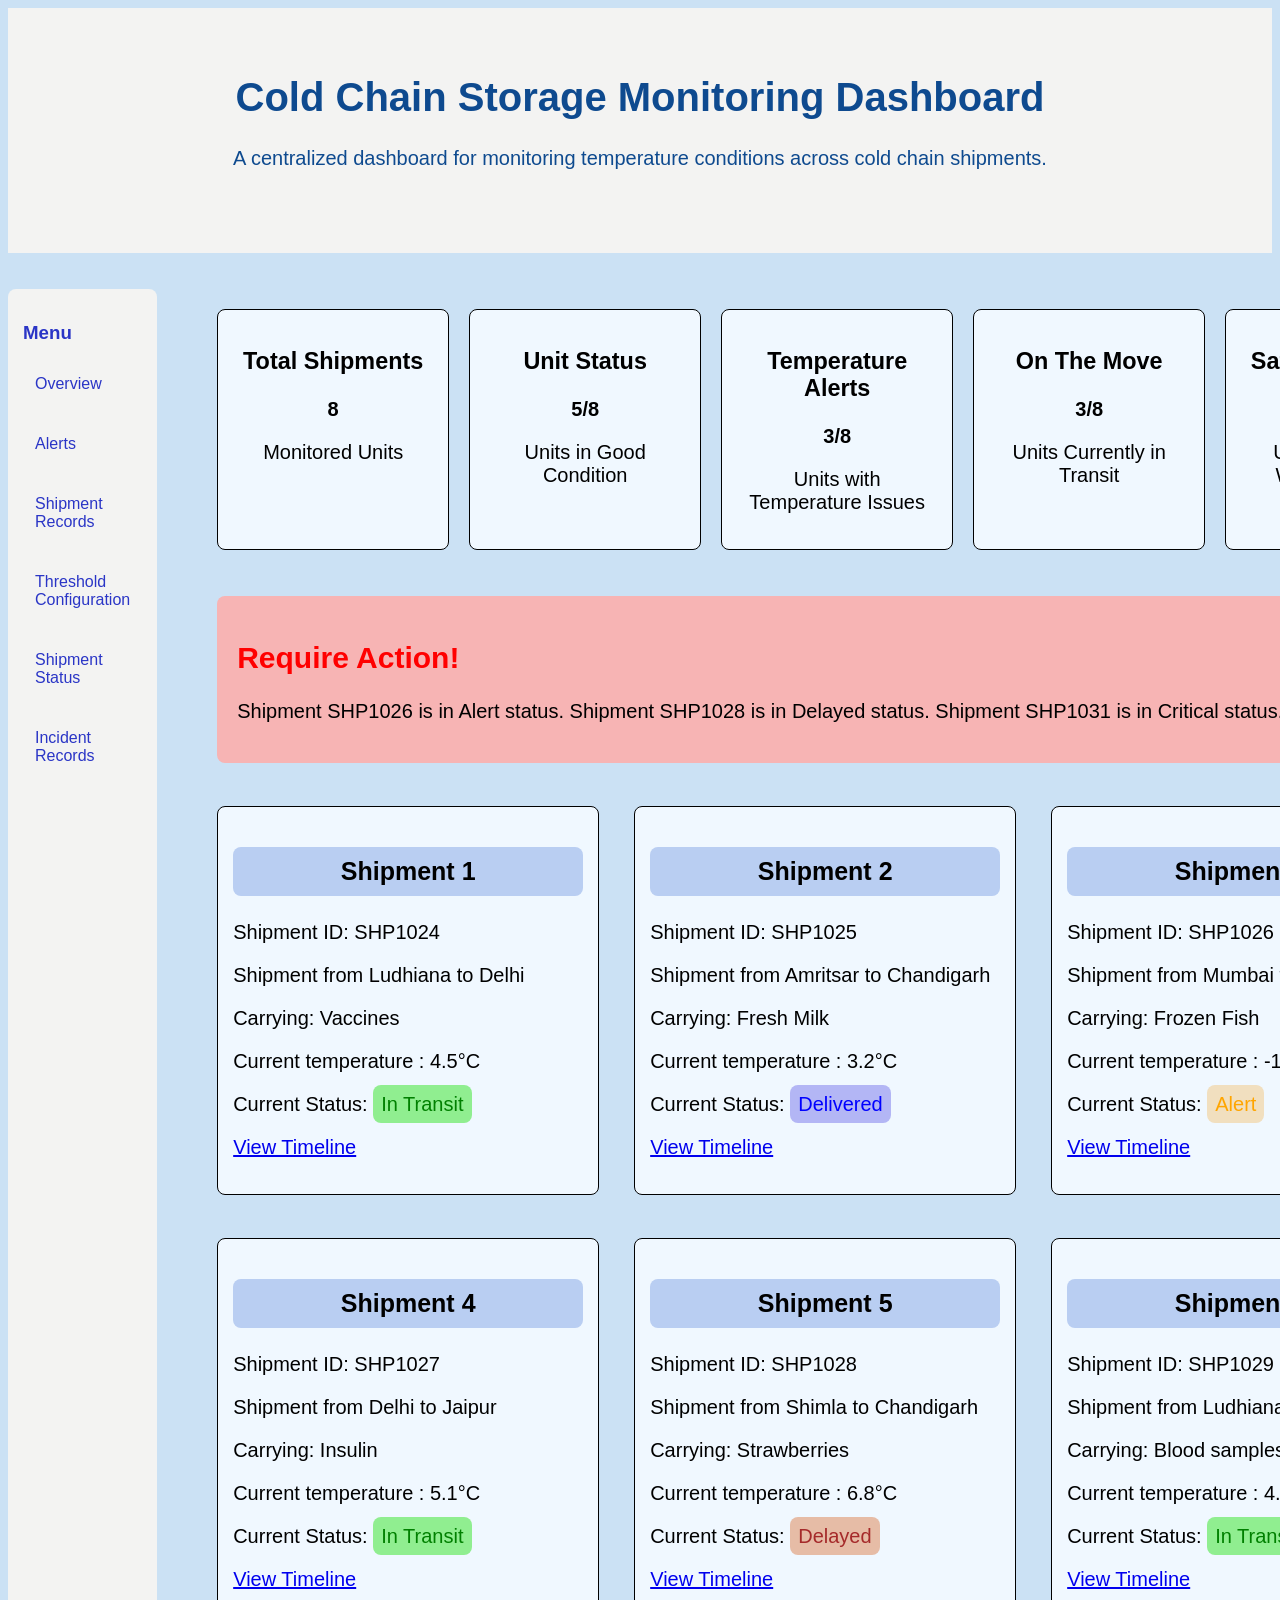
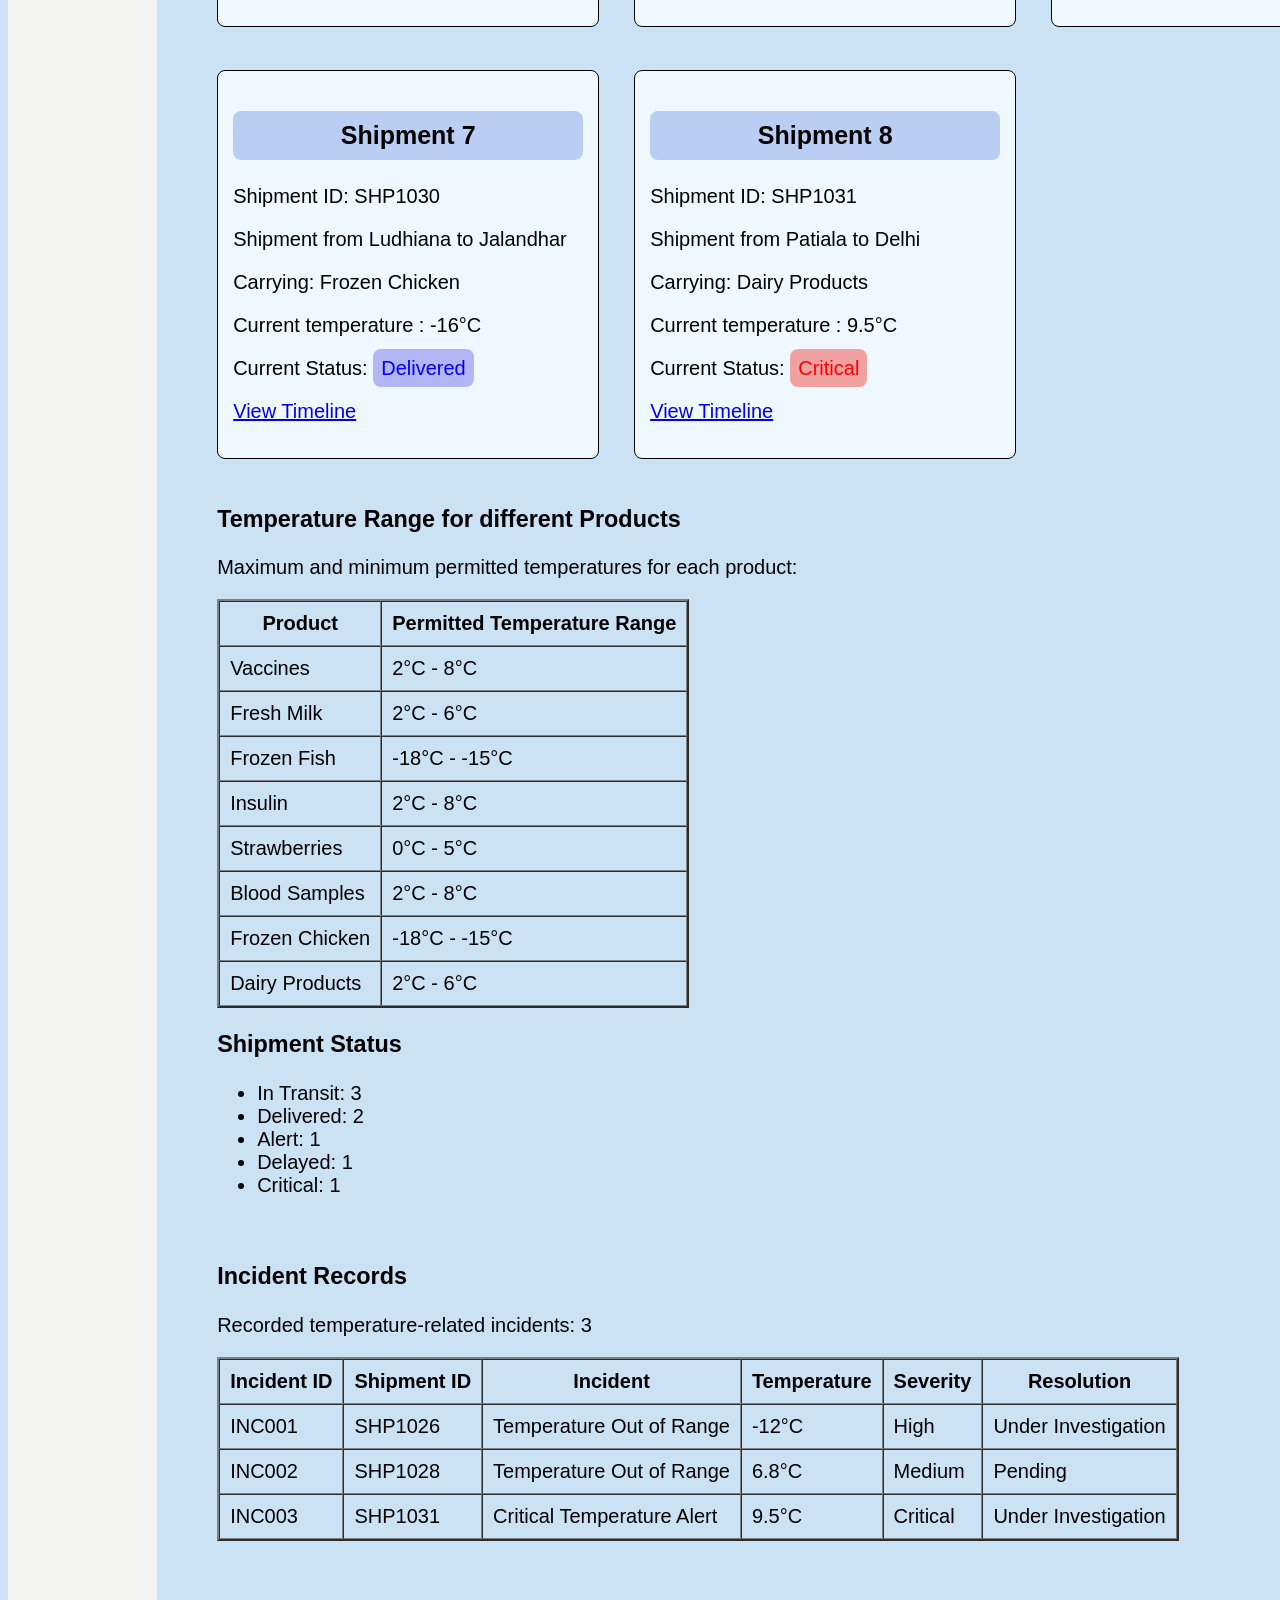
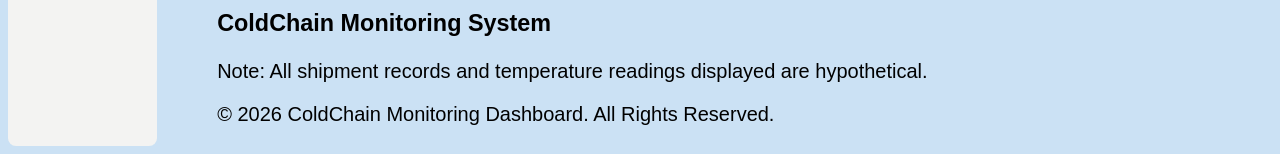
<file: index.html>
<!DOCTYPE html>
<html lang = "en">
<head>
    <meta charset="UTF-8">
    <meta name="viewport" content="width=device-width, initial-scale=1.0">
    <title>ColdChain Monitoring Dashboard</title>
    <link rel="stylesheet" href="coldchain.css">
</head>
<body>
    <div id="a">
    <h1>Cold Chain Storage Monitoring Dashboard</h1>
    <p> A centralized dashboard for monitoring temperature conditions across cold chain shipments.</p><br>
    </div> <br><br>
    <div class = "layout">
    <nav id="b">
        <h3>Menu</h3>
        <a href="#overview">Overview</a><br>
        <a href="#alerts">Alerts</a><br>
        <a href="#shipments">Shipment Records</a><br>
        <a href="#temprange">Threshold Configuration</a><br>
        <a href="#status"> Shipment Status</a><br> 
        <a href="#incidents">Incident Records</a>
    </nav>
    <main>
    <section id = "overview"> 
        <div class="dashboard">
        <div class="box"> 
            <h3>Total Shipments</h3>
            <p><b>8</b></p>
            <p>Monitored Units</p>
        </div>
        <div class="box">
            <h3>Unit Status</h3>
            <p><b>5/8</b></p>
            <p>Units in Good Condition</p>
        </div>
        <div class="box">
            <h3>Temperature Alerts</h3>
            <p><b>3/8</b></p>
            <p>Units with Temperature Issues</p>
        </div>
        <div class="box">
            <h3>On The Move</h3>
            <p><b>3/8</b></p>
            <p>Units Currently in Transit</p>
        </div>
        <div class="box">
            <h3>Safely Delivered</h3>
            <p><b>2/8</b></p>
            <p>Units Delivered Without Issues</p>
        </div></div>
    </section>
    <br><br>
    <section class = "alerts" id = "alerts" style = "background-color: rgb(247, 180, 180); padding: 20px; border-radius: 8px; display:inline-block;">
        <h1 style = "color: red;">Require Action!</h1>
        <p>Shipment SHP1026 is in Alert status. Shipment SHP1028 is in Delayed status.
        Shipment SHP1031 is in Critical status.</p>
    </section>
    <br><br>
    <section id = "shipments">
        <div class = shipments>
        <div class = "box1">
            <h3 style = "text-align:center; background-color: rgb(185, 206, 242); padding: 10px; border-radius: 8px; font-size:25px;">Shipment 1</h3>
            <p>Shipment ID: SHP1024</p>
            <P>Shipment from Ludhiana to Delhi</P>
            <p>Carrying: Vaccines</p>
            <p>Current temperature : 4.5°C</p>
            <p>Current Status: <span style = 'color: green; background-color:lightgreen; padding: 8px; border-radius: 8px;'>In Transit </span></p>
            <p> <a href = "unit1.html">View Timeline</a></p>

        </div>
        <div class = "box1">
            <h3  style = "text-align:center; background-color: rgb(185, 206, 242); padding: 10px; border-radius: 8px; font-size:25px;">Shipment 2</h3>
            <p>Shipment ID: SHP1025</p>
            <P>Shipment from Amritsar to Chandigarh</P>
            <p>Carrying: Fresh Milk</p>
            <p>Current temperature : 3.2°C</p>
            <p>Current Status: <span style = 'color: blue; background-color:rgb(179, 182, 245); padding: 8px; border-radius: 8px;'>Delivered</span></p>
            <p><a href = "unit2.html">View Timeline</a></p>
            
        </div>
        <div class = "box1">
            <h3 style = "text-align:center; background-color: rgb(185, 206, 242); padding: 10px; border-radius: 8px; font-size:25px;">Shipment 3</h3>
            <p>Shipment ID: SHP1026</p>
            <P>Shipment from Mumbai to Pune</P>
            <p>Carrying: Frozen Fish</p>
            <p>Current temperature : -12°C</p>
            <p>Current Status: <span style = 'color: orange;  background-color:rgb(241, 223, 191); padding: 8px; border-radius: 8px;'>Alert</span></p>
            <p><a href = "unit3.html">View Timeline</a></p>
            
        </div></div>
        <br>
        <div class = shipments>
        <div class = "box1">
            <h3 style = "text-align:center; background-color: rgb(185, 206, 242); padding: 10px; border-radius: 8px; font-size:25px;">Shipment 4</h3>
            <p>Shipment ID: SHP1027</p>
            <P>Shipment from Delhi to Jaipur</P>
            <p>Carrying: Insulin</p>
            <p>Current temperature : 5.1°C</p>
            <p>Current Status: <span style = 'color: green; background-color:lightgreen; padding: 8px; border-radius: 8px;'>In Transit</span></p>
            <p><a href = "unit4.html">View Timeline</a></p>
           
        </div>
        <div class = "box1">
            <h3 style = "text-align:center; background-color: rgb(185, 206, 242); padding: 10px; border-radius: 8px; font-size:25px;">Shipment 5</h3>
            <p>Shipment ID: SHP1028</p>
            <P>Shipment from Shimla to Chandigarh</P>
            <p>Carrying: Strawberries</p>
            <p>Current temperature : 6.8°C</p>
            <p>Current Status: <span style = 'color: brown; background-color:rgb(230, 188, 166); padding: 8px; border-radius: 8px;'>Delayed</span></p>
            <p><a href = "unit5.html">View Timeline</a></p>
            
        </div>
        <div class = "box1">
            <h3 style = "text-align:center; background-color: rgb(185, 206, 242); padding: 10px; border-radius: 8px; font-size:25px;">Shipment 6</h3>
            <p>Shipment ID: SHP1029</p>
            <P>Shipment from Ludhiana to Chandigarh</P>
            <p>Carrying: Blood samples</p>
            <p>Current temperature : 4.0°C</p>
            <p>Current Status: <span style = 'color: green; background-color:lightgreen; padding: 8px; border-radius: 8px;'>In Transit</span></p>
            <p><a href = "unit6.html">View Timeline</a></p>
          
        </div></div>
        <br>
        <div class = shipments>
        <div class = "box1">
            <h3 style = "text-align:center; background-color: rgb(185, 206, 242); padding: 10px; border-radius: 8px; font-size:25px;">Shipment 7</h3>
            <p>Shipment ID: SHP1030</p>
            <P>Shipment from Ludhiana to Jalandhar</P>
            <p>Carrying: Frozen Chicken</p>
            <p>Current temperature : -16°C</p>
            <p>Current Status: <span style = 'color: blue; background-color:rgb(179, 182, 245); padding: 8px; border-radius: 8px;'>Delivered</span></p>
            <p><a href = "unit7.html">View Timeline</a></p>
           
        </div>
        <div class = "box1">
            <h3 style = "text-align:center; background-color: rgb(185, 206, 242); padding: 10px; border-radius: 8px; font-size:25px;">Shipment 8</h3>
            <p>Shipment ID: SHP1031</p>
            <P>Shipment from Patiala to Delhi</P>
            <p>Carrying: Dairy Products</p>
            <p>Current temperature : 9.5°C</p>
            <p>Current Status: <span style = 'color: red; background-color:rgb(240, 161, 161); padding: 8px; border-radius: 8px;'>Critical</span></p>
            <p><a href = "unit8.html">View Timeline</a></p>
           
        </div></div>
    </section>
    <br>
    <section class = "temprange" id = "temprange" style = "display: inline-block;">
        <h3>Temperature Range for different Products</h3>
        <p>Maximum and minimum permitted temperatures for each product:</p>
        <table border = '2px' cellspacing = "0px" cellpadding = "10px">
            <tr>
                <th>Product</th>
                <th>Permitted Temperature Range</th>
            </tr>
            <tr>
                <td>Vaccines</td>
                <td>2°C - 8°C</td>
            </tr>
            <tr>
                <td>Fresh Milk</td>
                <td>2°C - 6°C</td>
            </tr>
            <tr>
                <td>Frozen Fish</td>
                <td>-18°C - -15°C</td>
            </tr>
            <tr>
                <td>Insulin</td>
                <td>2°C - 8°C</td>
            </tr>
            <tr>
                <td>Strawberries</td>
                <td>0°C - 5°C</td>
            </tr>
            <tr>
                <td>Blood Samples</td>
                <td>2°C - 8°C</td>
            </tr>
            <tr>
                <td>Frozen Chicken</td>
                <td>-18°C - -15°C</td>  
            </tr>
            <tr>
                <td>Dairy Products</td>
                <td>2°C - 6°C</td>
            </tr>
        </table>
    </section>
    <br>
    <section class = "status" id = "status">
        <h3>Shipment Status</h3>
        <ul>
            <li>In Transit: 3</li>
            <li>Delivered: 2</li>
            <li>Alert: 1</li>
            <li>Delayed: 1</li>
            <li>Critical: 1</li>
        </ul>
    </section>
    <br>
    <section class="incidents" id = "incidents">
    <h3>Incident Records</h3>
    <p>Recorded temperature-related incidents: 3</p>
    <table border = '2px' cellspacing = "0px" cellpadding = "10px">
        <tr>
            <th>Incident ID</th>
            <th>Shipment ID</th>
            <th>Incident</th>
            <th>Temperature</th>
            <th>Severity</th>
            <th>Resolution</th>
        </tr>

        <tr>
            <td>INC001</td>
            <td>SHP1026</td>
            <td>Temperature Out of Range</td>
            <td>-12°C</td>
            <td>High</td>
            <td>Under Investigation</td>
        </tr>

        <tr>
            <td>INC002</td>
            <td>SHP1028</td>
            <td>Temperature Out of Range</td>
            <td>6.8°C</td>
            <td>Medium</td>
            <td>Pending</td>
        </tr>

        <tr>
            <td>INC003</td>
            <td>SHP1031</td>
            <td>Critical Temperature Alert</td>
            <td>9.5°C</td>
            <td>Critical</td>
            <td>Under Investigation</td>
        </tr>
    </table>
    </section>
    <br><br>
    <footer>
        <h3>ColdChain Monitoring System</h3>
        <p>Note: All shipment records and temperature readings displayed are hypothetical.</p>
       <p>&copy; 2026 ColdChain Monitoring Dashboard. All Rights Reserved.</p>
    </footer>
    </main>
    </div>
</body>
</html>
</file>
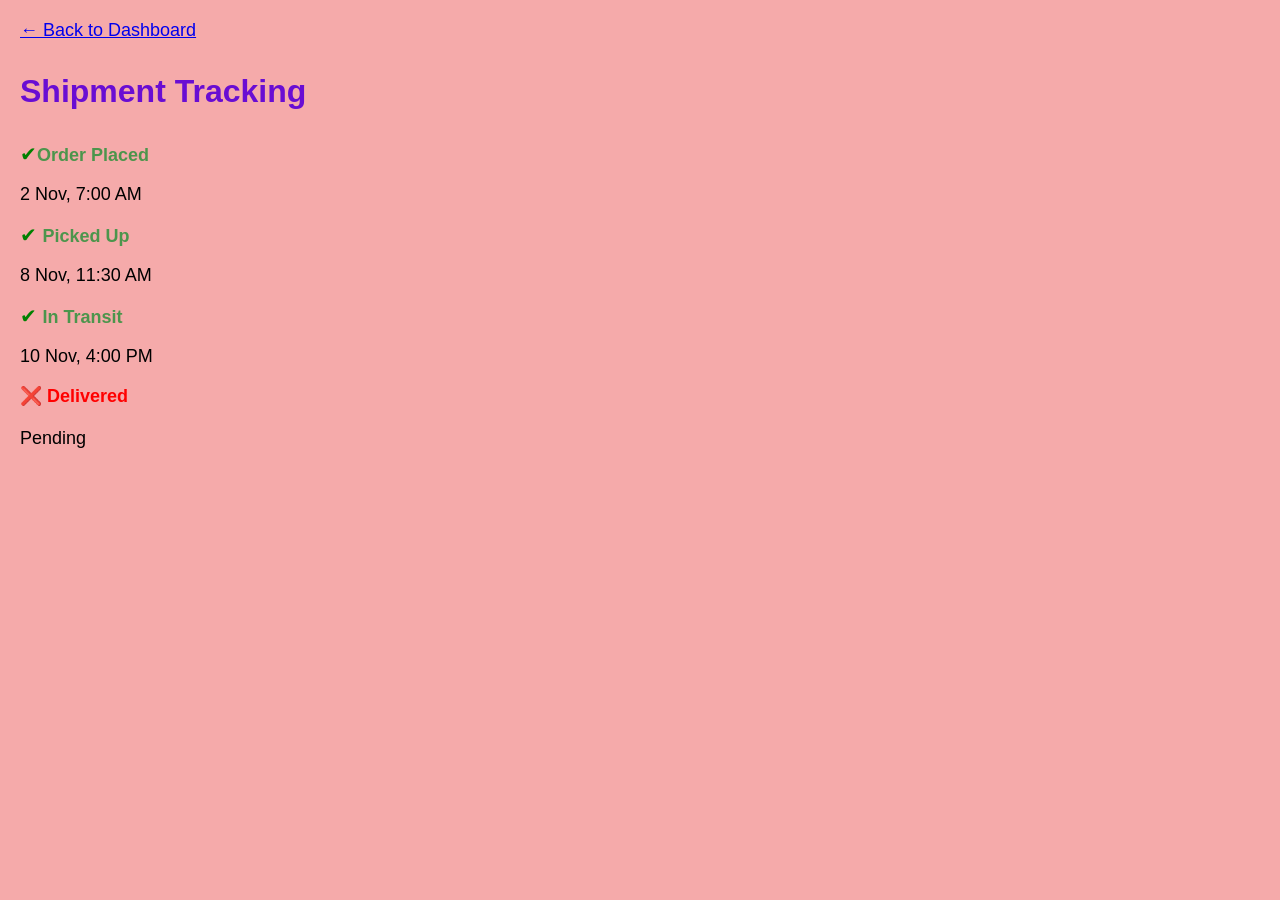
<file: unit1.html>
<html>
    <head>
        <title>Tracking of shipment 1</title>
        <link rel="stylesheet" href="unit1.css">
    </head>
    <body>
    <p><a href="index.html">&larr; Back to Dashboard</a></p>
    <h3 style = "color: rgb(105, 13, 211); font-size:xx-large;">Shipment Tracking</h3>

    <div class="event">
        <span style="color: green; font-size: 20px;">&#10004;</span><h4 style="display:inline;">Order Placed</h4>
        <p>2 Nov, 7:00 AM</p>
    </div>

    <div class="event">
        <span style="color: green; font-size: 20px; display:inline;">&#10004; </span><h4 style="display:inline;">Picked Up</h4>
        <p>8 Nov, 11:30 AM</p>
    </div>

    <div class="event">
        <span style="color: green; font-size: 20px;">&#10004; </span><h4 style = "display:inline;">In Transit</h4>
        <p>10 Nov, 4:00 PM</p>
    </div>

    <div class="eventpending">
        <span style = "display: inline;">&#10060; </span><h4 style = "display:inline;color:red">Delivered</h4>
        <br><br><p1>Pending</p1>
    </div> 
    </div>
    </body>
</html>
</file>
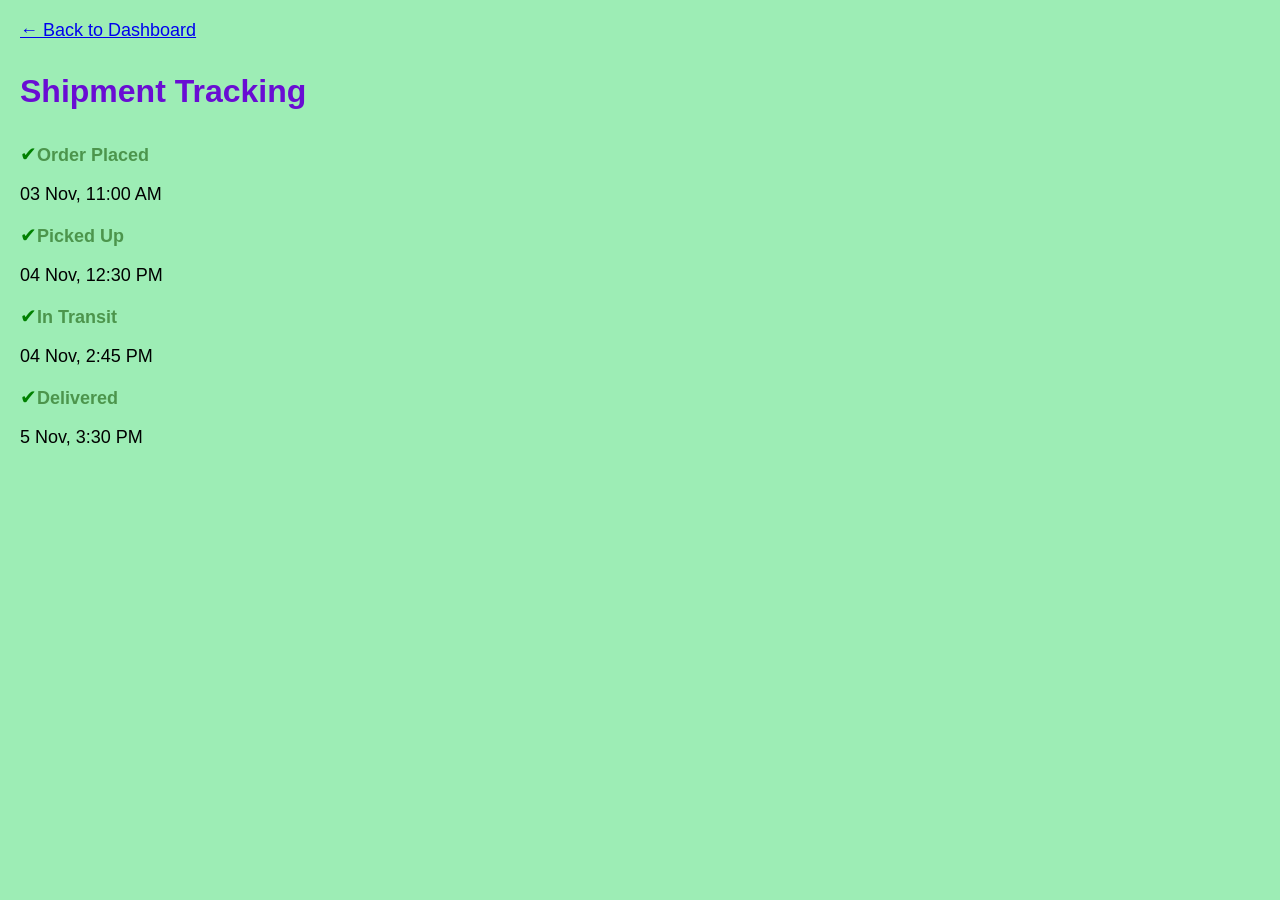
<file: unit2.html>
<html>
    <head>
        <title>Tracking of shipment 2</title>
        <link rel="stylesheet" href="unit2.css">
    </head>
    <body>
    <p><a href="index.html">&larr; Back to Dashboard</a></p>
    <h3 style = "color: rgb(105, 13, 211); font-size:xx-large;">Shipment Tracking</h3>

    <div class="track">

    <div class="event">
        <span style="color: green; font-size: 20px;">&#10004;</span><h4 style="display:inline;">Order Placed</h4>
        <p>03 Nov, 11:00 AM</p>
    </div>

    <div class="event">
        <span style="color: green; font-size: 20px;">&#10004;</span><h4 style="display:inline;">Picked Up</h4>
        <p>04 Nov, 12:30 PM</p>
    </div>

    <div class="event">
        <span style="color: green; font-size: 20px;">&#10004;</span><h4 style="display:inline;">In Transit</h4>
        <p>04 Nov, 2:45 PM</p>
    </div>

    <div class="event pending">
        <span style="color: green; font-size: 20px;">&#10004;</span><h4 style="display:inline;">Delivered</h4>
        <p>5 Nov, 3:30 PM</p>

    </div>
        

    </div>
    </body>
</html>
</file>
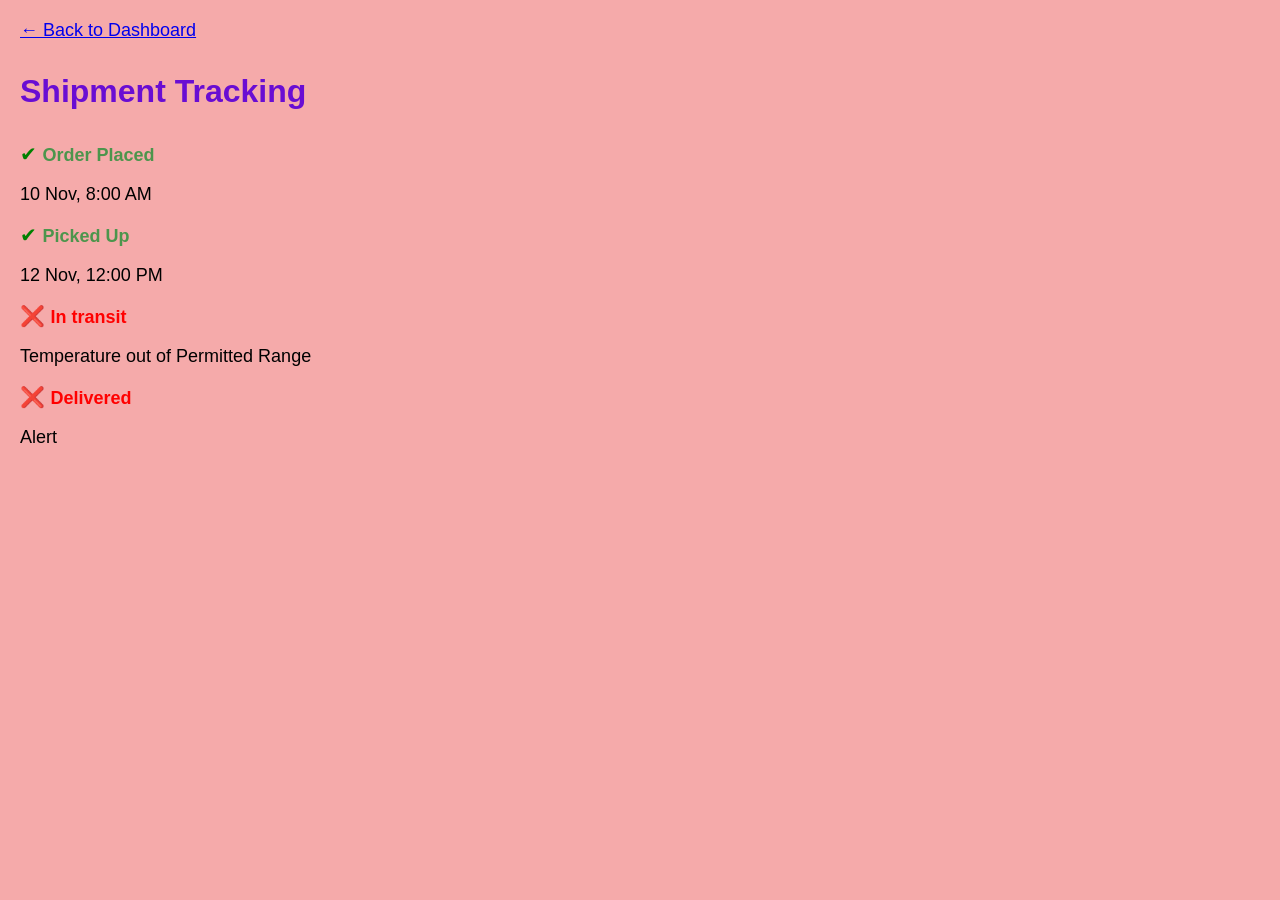
<file: unit3.html>
<html>
    <head>
        <title>Tracking of shipment 3</title>
        <link rel="stylesheet" href="unit3.css">
    </head>
    <body>
    <p><a href="index.html">&larr; Back to Dashboard</a></p>
    <h3 style = "color: rgb(105, 13, 211); font-size:xx-large;">Shipment Tracking</h3>
    <div class="track">
    <div class="event">
        <span style="color: green; font-size: 20px;">&#10004; </span><h4 style="display:inline;">Order Placed</h4>
        <p>10 Nov, 8:00 AM</p>
    </div>
    <div class="event">
        <span style="color: green; font-size: 20px;">&#10004; </span><h4 style="display:inline;">Picked Up</h4>
        <p>12 Nov, 12:00 PM</p>
    </div>
    <div class="event">
        <span style="color: red; font-size: 20px;">&#10060; </span><h4 style="display:inline; color: red;">In transit</h4>
        <p>Temperature out of Permitted Range</p>
    </div>
    <div class="event">
        <span style="color: red; font-size: 20px;">&#10060; </span><h4 style="display:inline; color: red;">Delivered</h4>
        <p>Alert</p>
    </div>
    </div>
    </body>
</html>
</file>
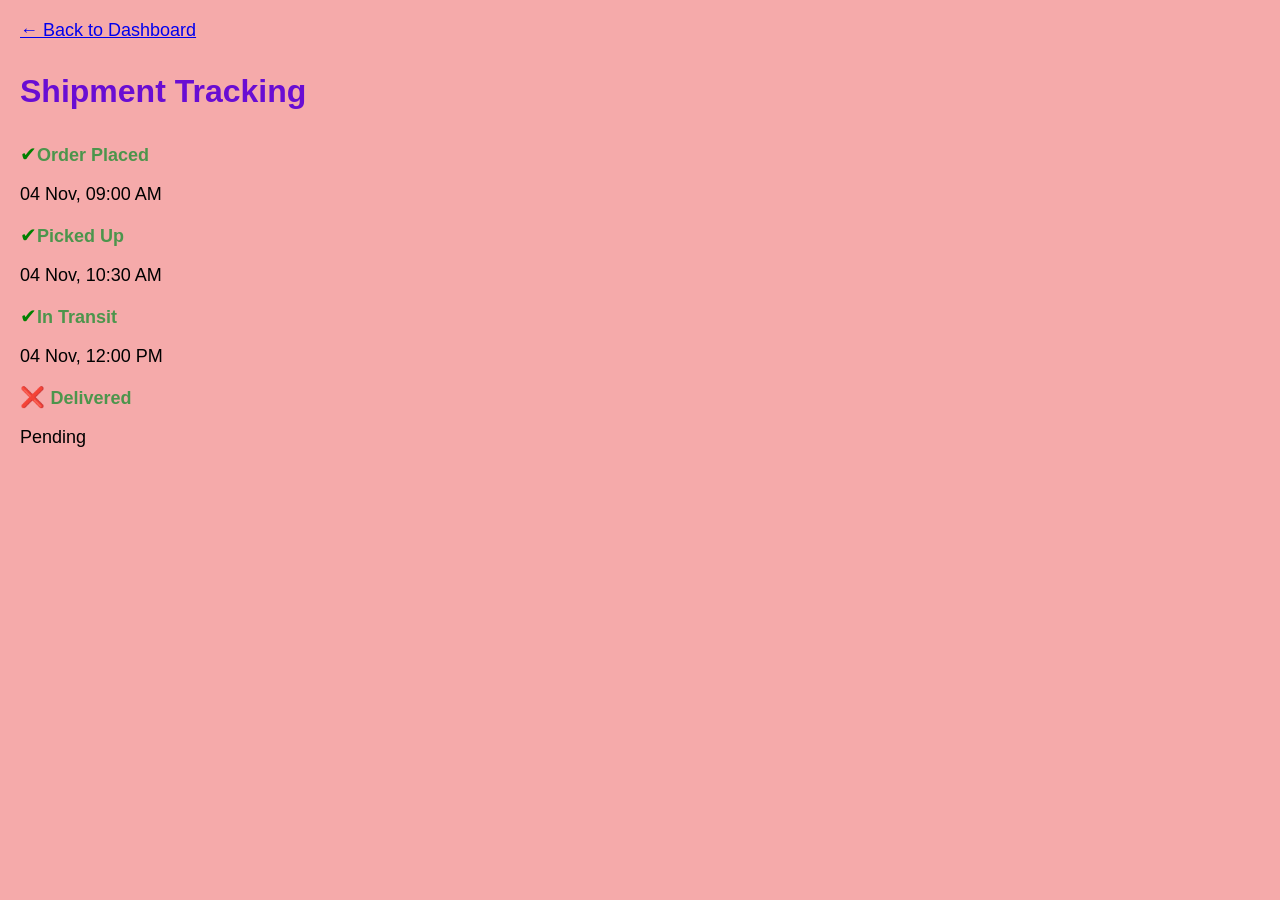
<file: unit4.html>
<html>
    <head>
        <title>Tracking of shipment 4</title>
        <link rel="stylesheet" href="unit4.css">
    </head>
    <body>
    <p><a href="index.html">&larr; Back to Dashboard</a></p>
    <h3 style = "color: rgb(105, 13, 211); font-size:xx-large;">Shipment Tracking</h3>

    <div class="track">

    <div class="event">
        <span style="color: green; font-size: 20px;">&#10004;</span><h4 style="display:inline;">Order Placed</h4>
        <p>04 Nov, 09:00 AM</p>
    </div>

    <div class="event">
        <span style="color: green; font-size: 20px;">&#10004;</span><h4 style="display:inline;">Picked Up</h4>
        <p>04 Nov, 10:30 AM</p>
    </div>

    <div class="event">
        <span style="color: green; font-size: 20px;">&#10004;</span><h4 style="display:inline;">In Transit</h4>
        <p>04 Nov, 12:00 PM</p>
    </div>

    <div class="eventpending">
        <span style="color: red; font-size: 20px;">&#10060; </span><h4 style="display:inline;">Delivered</h4>
        <p>Pending</p>
    </div>
    </div>
    </body>
</html>
</file>
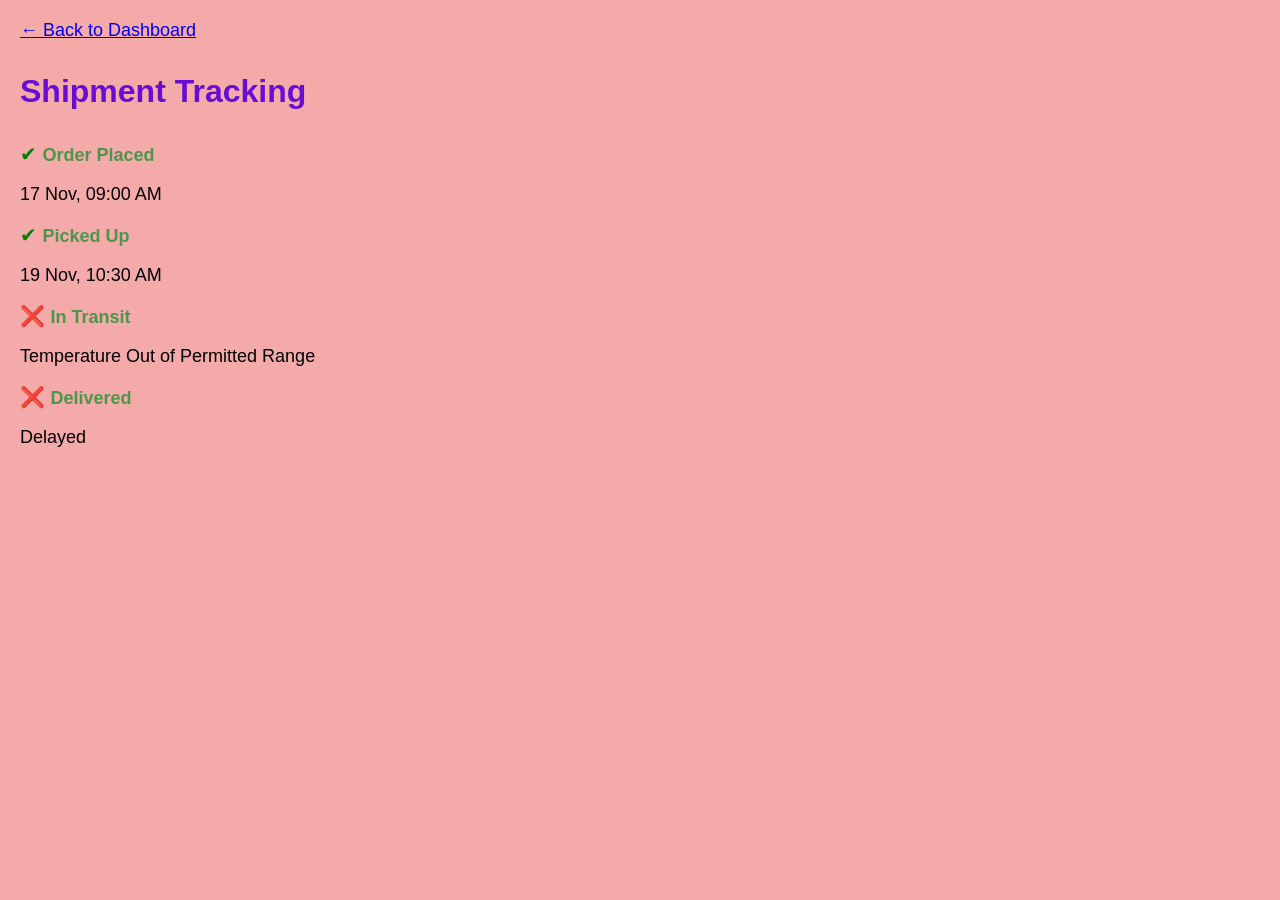
<file: unit5.html>
<html>
    <head>
        <title>Tracking of shipment 5</title>
        <link rel="stylesheet" href="unit5.css">
    </head>
    <body>
    <p><a href="index.html">&larr; Back to Dashboard</a></p>
    <h3 style = "color: rgb(105, 13, 211); font-size:xx-large;">Shipment Tracking</h3>

    <div class="track">

    <div class="event">
        <span style="color: green; font-size: 20px;">&#10004; </span><h4 style="display:inline;">Order Placed</h4>
        <p>17 Nov, 09:00 AM</p>
    </div>

    <div class="event">
        <span style="color: green; font-size: 20px;">&#10004; </span><h4 style="display:inline;">Picked Up</h4>
        <p>19 Nov, 10:30 AM</p>
    </div>

    <div class="event">
        <span style="color: red; font-size: 20px;">&#10060; </span><h4 style="display:inline;">In Transit</h4>
        <p>Temperature Out of Permitted Range</p>
    </div>

    <div class="eventpending">
        <span style="color: red; font-size: 20px;">&#10060; </span><h4 style="display:inline;">Delivered</h4>
        <p>Delayed</p>
    </div>
    </div>
    </body>
</html>
</file>
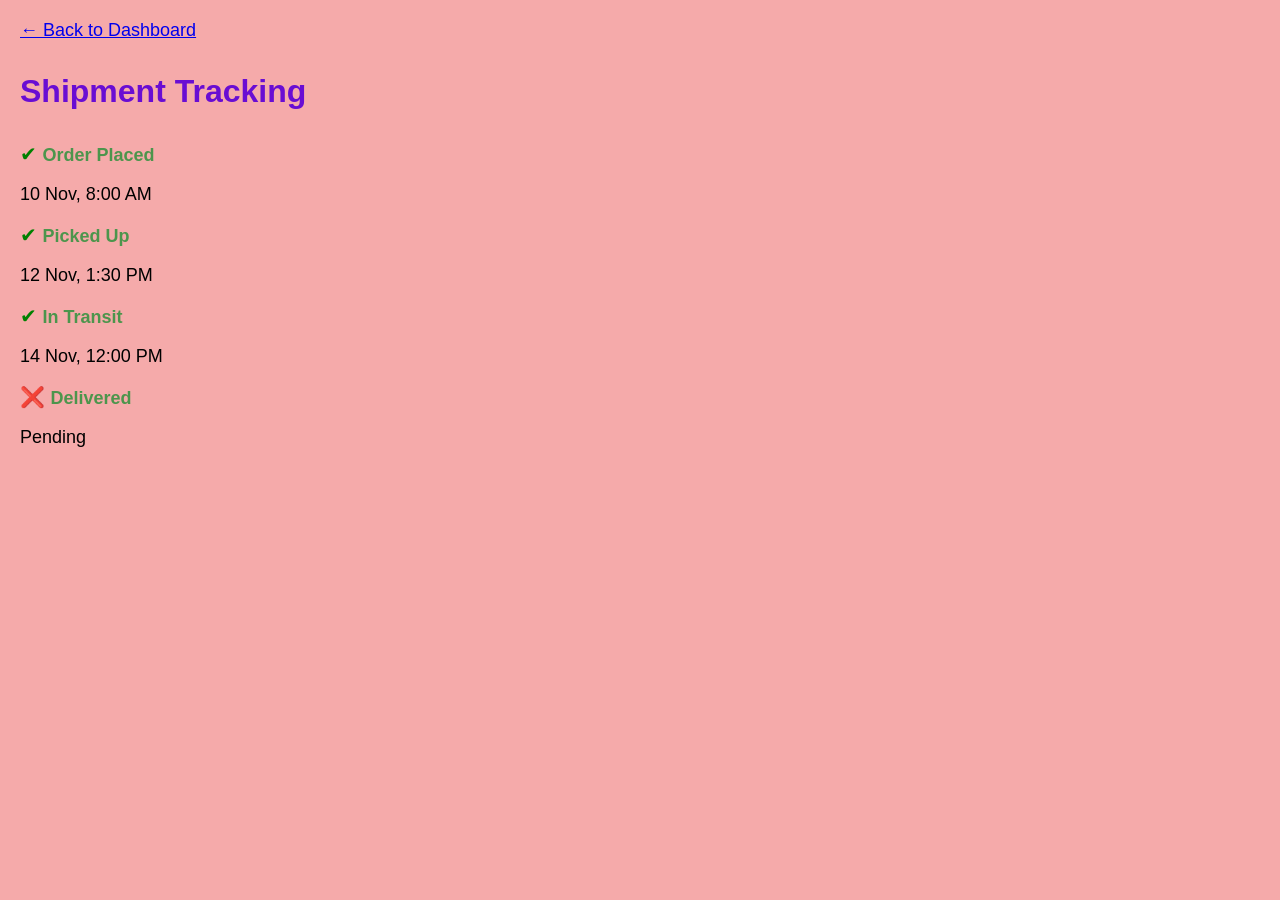
<file: unit6.html>
<html>
    <head>
        <title>Tracking of shipment 6</title>
        <link rel="stylesheet" href="unit6.css">
    </head>
    <body>
    <p><a href="index.html">&larr; Back to Dashboard</a></p>
    <h3 style = "color: rgb(105, 13, 211); font-size:xx-large;">Shipment Tracking</h3>

    <div class="track">

    <div class="event">
        <span style="color: green; font-size: 20px;">&#10004; </span><h4 style="display:inline;">Order Placed</h4>
        <p>10 Nov, 8:00 AM</p>
    </div>

    <div class="event">
        <span style="color: green; font-size: 20px;">&#10004; </span><h4 style="display:inline;">Picked Up</h4>
        <p>12 Nov, 1:30 PM</p>
    </div>

    <div class="event">
        <span style="color: green; font-size: 20px;">&#10004; </span><h4 style="display:inline;">In Transit</h4>
        <p>14 Nov, 12:00 PM</p>
    </div>

    <div class="eventpending">
        <span style="color: red; font-size: 20px;">&#10060; </span><h4 style="display:inline;">Delivered</h4>
        <p>Pending</p>
    </div>

    </div>
    </body>
</html>
</file>
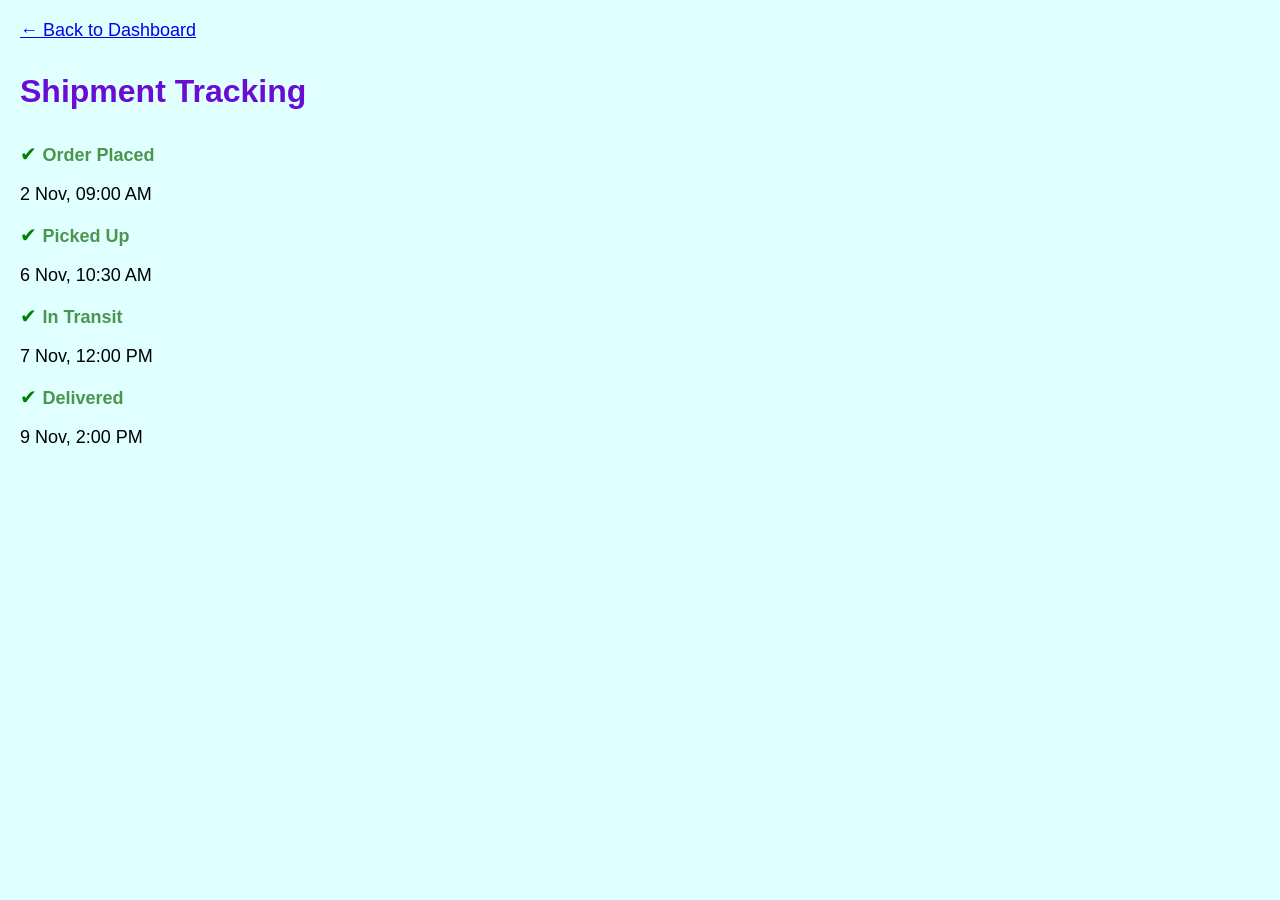
<file: unit7.html>
<html>
    <head>
        <title>Tracking of shipment 7</title>
        <link rel="stylesheet" href="unit7.css">
    </head>
    <body>
    <p><a href="index.html">&larr; Back to Dashboard</a></p>
    <h3 style = "color: rgb(105, 13, 211); font-size:xx-large;">Shipment Tracking</h3>

    <div class="track">

    <div class="event">
        <span style="color: green; font-size: 20px;">&#10004; </span><h4 style="display:inline;">Order Placed</h4>
        <p>2 Nov, 09:00 AM</p>
    </div>

    <div class="event">
        <span style="color: green; font-size: 20px;">&#10004; </span><h4 style="display:inline;">Picked Up</h4>
        <p>6 Nov, 10:30 AM</p>
    </div>

    <div class="event">
        <span style="color: green; font-size: 20px;">&#10004; </span><h4 style="display:inline;">In Transit</h4>
        <p>7 Nov, 12:00 PM</p>
    </div>

    <div class="event pending">
        <span style="color: green; font-size: 20px;">&#10004; </span><h4 style="display:inline;">Delivered</h4>
        <p>9 Nov, 2:00 PM</p>
    </div>

    </div>
    </body>
</html>
</file>
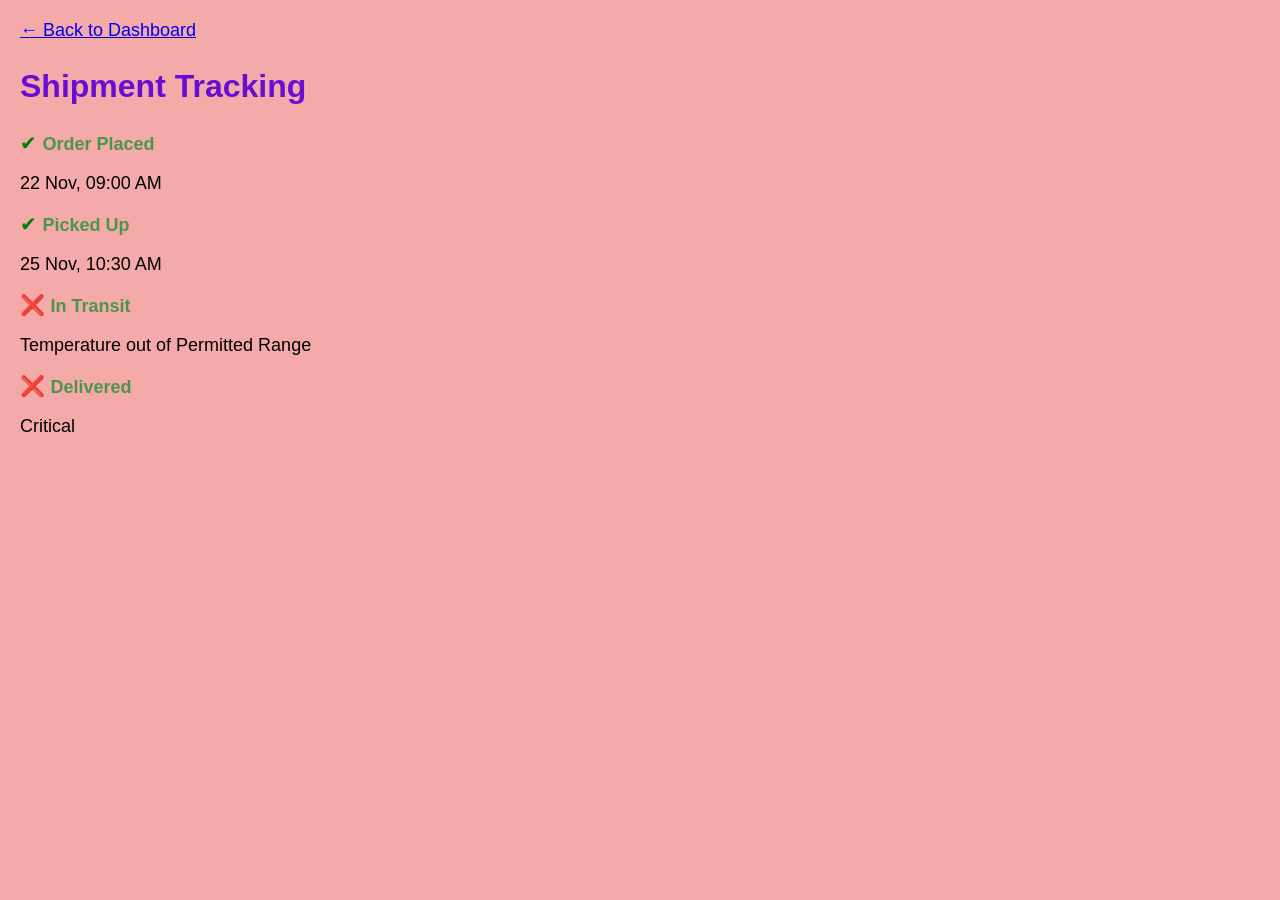
<file: unit8.html>
<html>
    <head>
        <title>Tracking of shipment 8</title>
        <link rel="stylesheet" href="unit8.css">
    </head>
    <body>
    <p><a href="index.html">&larr; Back to Dashboard</a></p>
    <h2 style = "color: rgb(105, 13, 211); font-size:xx-large;">Shipment Tracking</h2>

    <div class="track">

    <div class="event">
        <span style="color: green; font-size: 20px;">&#10004; </span><h4 style="display:inline;">Order Placed</h4>
        <p>22 Nov, 09:00 AM</p>
    </div>

    <div class="event">
        <span style="color: green; font-size: 20px;">&#10004; </span><h4 style="display:inline;">Picked Up</h4>
        <p>25 Nov, 10:30 AM</p>
    </div>

    <div class="event">
        <span style="color: red; font-size: 20px;">&#10060; </span><h4 style="display:inline;">In Transit</h4>
        <p>Temperature out of Permitted Range</p>
    </div>

    <div class="eventpending">
        <span style="color: red; font-size: 20px;">&#10060; </span><h4 style="display:inline;">Delivered</h4>
        <p>Critical</p>
    </div>
    </div>
    </body>
</html>
</file>
<file: coldchain.css>
html{
    background-color: rgb(203, 225, 244);
    font-family: Arial, Helvetica, sans-serif;
}
.layout {
    display: flex;
    gap: 20px;
}
#a
{
    color:rgb(14, 74, 143);
    background-color:rgb(243, 243, 242);
    font-size:20px;
    padding : 40px;
    text-align: center;
}
#b {
    width: 200px;
    padding: 15px;
    text-align: left;
    background-color: rgb(243, 243, 242);
    color: rgb(42, 53, 198);
    border-radius: 8px;
}

#b a {
    text-align: left;
    display: block;
    padding: 12px;
    text-decoration: none;
    color: rgb(42, 53, 198);
}

#b a:hover {
    background-color: rgb(190, 218, 244);
}

main {
    flex: 1;
    font-size:20px;
    margin-left: 40px;
}
.dashboard
{
    display : flex;
    gap : 20px;
    margin-top : 20px;
}
.box
{
    border : 1px solid black;
    padding : 15px;
    width :200px;
    background-color: aliceblue;
    border-radius: 8px;
    text-align: center;
}
.shipments {
    display: flex;
    gap: 35px;
    margin-top: 20px;
}

.box1 {
    border: 1px solid black;
    padding: 15px;
    width: 350px;
    background-color: aliceblue;
    border-radius: 8px;
}
</file>
<file: unit1.css>
html, body{
    margin: 10px;
    padding: 0;
    font-size:large;
    font-family: Arial, Helvetica, sans-serif;
    background-color: rgb(245, 170, 170);
}


h4{
    color:rgb(76, 149, 76);
    font-size: large;
}

h4
   { text-decoration: Bold;
    font-weight: bold;
}
</file>
<file: unit2.css>
html, body{
    margin: 10px;
    padding: 0;
    font-size:large;
    font-family: Arial, Helvetica, sans-serif;
    background-color: rgb(157, 237, 181);
}


h4{
    color:rgb(76, 149, 76);
    font-size: large;

}

h4
   { text-decoration: Bold;
    font-weight: bold;
}
</file>
<file: unit3.css>
html, body{
    margin: 10px;
    padding: 0;
    font-size:large;
    font-family: Arial, Helvetica, sans-serif;
    background-color: rgb(245, 170, 170);
}


h4{
    color:rgb(76, 149, 76);
    font-size: large;
}

h4
   { text-decoration: Bold;
    font-weight: bold;
}
</file>
<file: unit4.css>
html, body{
    margin: 10px;
    padding: 0;
    font-size:large;
    font-family: Arial, Helvetica, sans-serif;
    background-color: rgb(245, 170, 170);
}


h4{
    color:rgb(76, 149, 76);
    font-size: large;
}

h4
   { text-decoration: Bold;
    font-weight: bold;
}
</file>
<file: unit5.css>
html, body{
    margin: 10px;
    padding: 0;
    font-size:large;
    font-family: Arial, Helvetica, sans-serif;
    background-color: rgb(245, 170, 170);
}


h4{
    color:rgb(76, 149, 76);
    font-size: large;
}

h4
   { text-decoration: Bold;
    font-weight: bold;
}
</file>
<file: unit6.css>
html, body{
    margin: 10px;
    padding: 0;
    font-size:large;
    font-family: Arial, Helvetica, sans-serif;
    background-color: rgb(245, 170, 170);
}


h4{
    color:rgb(76, 149, 76);
    font-size: large;
}

h4
   { text-decoration: Bold;
    font-weight: bold;
}
</file>
<file: unit7.css>
html, body{
    margin: 10px;
    padding: 0;
    font-size:large;
    font-family: Arial, Helvetica, sans-serif;
    background-color: lightcyan;
}


h4{
    color:rgb(76, 149, 76);
    font-size: large;
}

h4
   { text-decoration: Bold;
    font-weight: bold;
}
</file>
<file: unit8.css>
html, body{
    margin: 10px;
    padding: 0;
    font-size:large;
    font-family: Arial, Helvetica, sans-serif;
    background-color: rgb(245, 170, 170);
}


h4{
    color:rgb(76, 149, 76);
    font-size: large;
}

h4
   { text-decoration: Bold;
    font-weight: bold;
}
</file>
